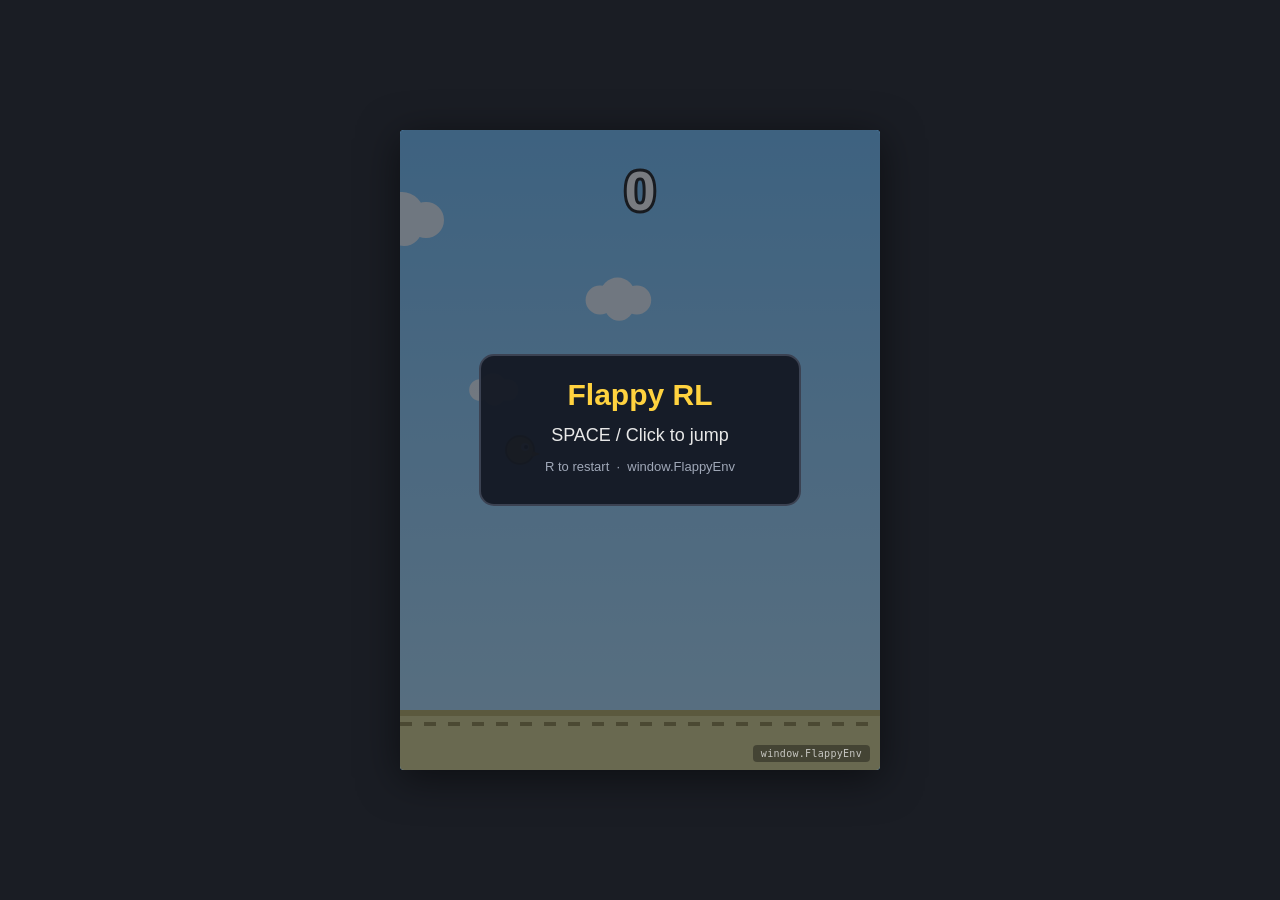
<file: index.html>
<!DOCTYPE html>
<html lang="ja">
<head>
<meta charset="UTF-8">
<meta name="viewport" content="width=device-width,initial-scale=1.0,maximum-scale=1.0,user-scalable=no,viewport-fit=cover">
<meta name="theme-color" content="#74c0fc">
<title>Flappy RL — Flappy Circle for Reinforcement Learning</title>
<meta name="description" content="シンプルなFlappy Bird風ミニゲーム。ゲームロジックを描画から分離し、window.FlappyEnvからRLエージェントで操作できる。">
<meta property="og:title" content="Flappy RL">
<meta property="og:description" content="Browser Flappy with a clean RL interface (window.FlappyEnv).">
<meta property="og:type" content="website">
<link rel="stylesheet" href="style.css">
</head>
<body>
  <div id="stage">
    <canvas id="game" width="480" height="640"></canvas>
    <div id="rl-badge" title="RL agent can drive this env via window.FlappyEnv">window.FlappyEnv</div>
  </div>
  <script src="game.js"></script>
</body>
</html>
</file>
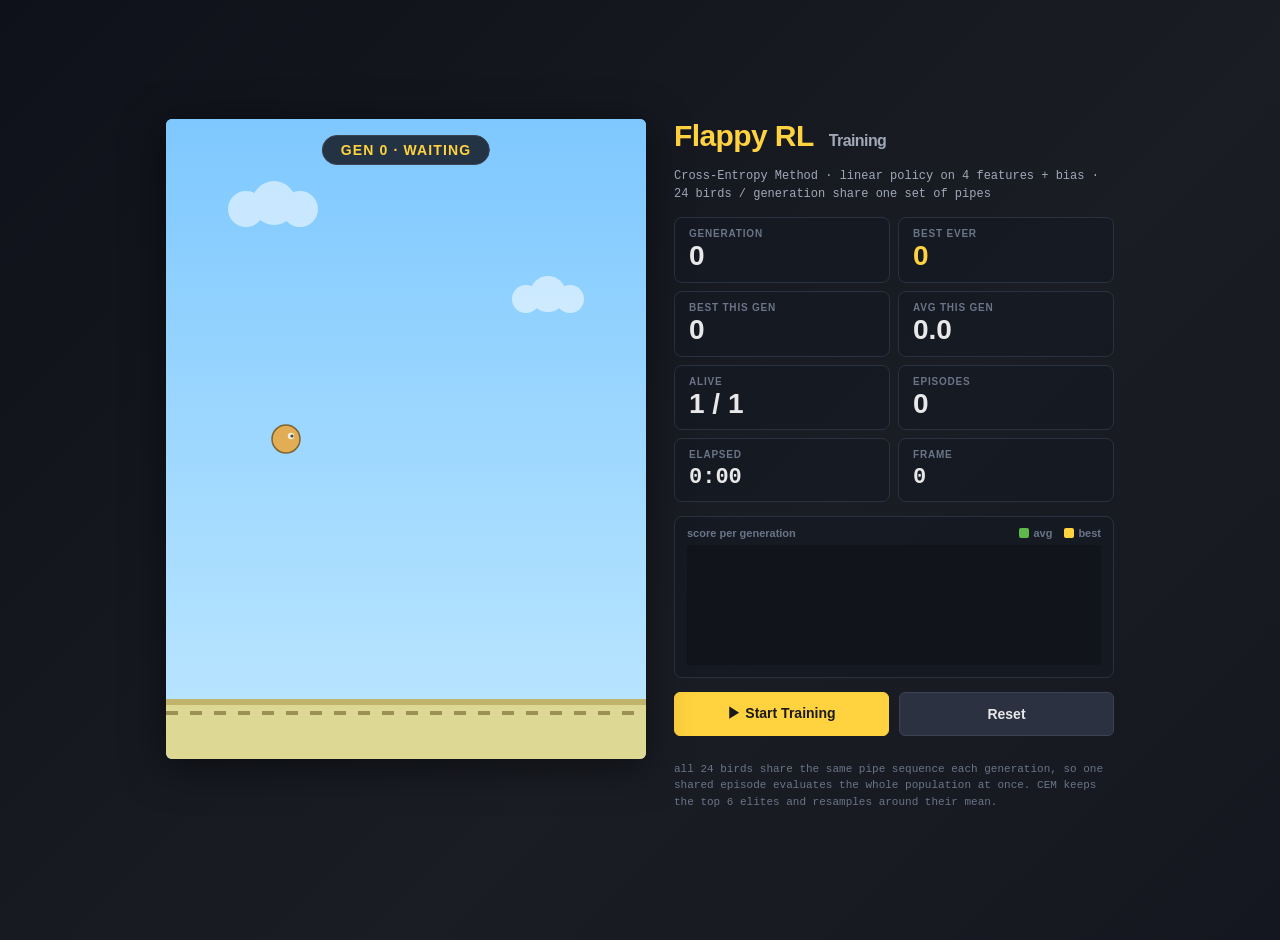
<file: train.html>
<!DOCTYPE html>
<html lang="ja">
<head>
<meta charset="UTF-8">
<meta name="viewport" content="width=device-width,initial-scale=1.0,viewport-fit=cover">
<meta name="theme-color" content="#1a1d24">
<title>Flappy RL — Training (Cross-Entropy Method)</title>
<meta name="description" content="ブラウザ内で強化学習エージェントがFlappyを学習する様子を可視化。Cross-Entropy Methodで線形ポリシーを進化させる。">
<link rel="stylesheet" href="train.css">
</head>
<body class="train-page">
  <div id="train-stage">
    <div id="train-game">
      <canvas id="train-canvas" width="480" height="640"></canvas>
      <div id="gen-banner">GEN 0 · WAITING</div>
    </div>
    <div id="train-panel">
      <h1>Flappy RL <span class="small">Training</span></h1>
      <p class="subtitle">Cross-Entropy Method · linear policy on 4 features + bias · 24 birds / generation share one set of pipes</p>
      <div class="stats">
        <div class="stat-row">
          <div class="stat"><div class="label">GENERATION</div><div class="value" id="s-gen">0</div></div>
          <div class="stat"><div class="label">BEST EVER</div><div class="value yellow" id="s-bestever">0</div></div>
        </div>
        <div class="stat-row">
          <div class="stat"><div class="label">BEST THIS GEN</div><div class="value" id="s-best">0</div></div>
          <div class="stat"><div class="label">AVG THIS GEN</div><div class="value" id="s-avg">0.0</div></div>
        </div>
        <div class="stat-row">
          <div class="stat"><div class="label">ALIVE</div><div class="value" id="s-alive">0 / 24</div></div>
          <div class="stat"><div class="label">EPISODES</div><div class="value" id="s-eps">0</div></div>
        </div>
        <div class="stat-row">
          <div class="stat"><div class="label">ELAPSED</div><div class="value mono" id="s-time">0:00</div></div>
          <div class="stat"><div class="label">FRAME</div><div class="value mono" id="s-frame">0</div></div>
        </div>
      </div>
      <div class="chart-wrap">
        <div class="chart-label">
          <span>score per generation</span>
          <span class="legend">
            <span><span class="swatch green"></span>avg</span>
            <span><span class="swatch yellow"></span>best</span>
          </span>
        </div>
        <canvas id="chart" width="416" height="120"></canvas>
      </div>
      <div class="buttons">
        <button id="btn-start" class="btn primary">▶ Start Training</button>
        <button id="btn-reset" class="btn">Reset</button>
      </div>
      <p class="note">all 24 birds share the same pipe sequence each generation, so one shared episode evaluates the whole population at once. CEM keeps the top 6 elites and resamples around their mean.</p>
    </div>
  </div>
  <script src="train.js"></script>
</body>
</html>
</file>
<file: style.css>
* { margin: 0; padding: 0; box-sizing: border-box; -webkit-tap-highlight-color: transparent; }
html, body {
  height: 100%;
  width: 100%;
  overflow: hidden;
  -webkit-user-select: none;
  user-select: none;
}
body {
  background: #1a1d24;
  color: #e8e8e8;
  font-family: -apple-system, BlinkMacSystemFont, "Segoe UI", "Helvetica Neue", sans-serif;
  display: flex;
  align-items: center;
  justify-content: center;
  min-height: 100dvh;
}
#stage {
  position: relative;
  width: min(100vw, 480px, calc(100dvh * 480 / 640));
  aspect-ratio: 480 / 640;
  box-shadow: 0 8px 40px rgba(0, 0, 0, .5);
  background: #74c0fc;
  overflow: hidden;
  border-radius: 4px;
}
#game {
  display: block;
  width: 100%;
  height: 100%;
  cursor: pointer;
  touch-action: none;
}
#rl-badge {
  position: absolute;
  bottom: 8px;
  right: 10px;
  font-family: ui-monospace, SFMono-Regular, Menlo, monospace;
  font-size: 10px;
  color: rgba(255, 255, 255, .7);
  background: rgba(0, 0, 0, .35);
  padding: 3px 8px;
  border-radius: 4px;
  z-index: 10;
  pointer-events: none;
  letter-spacing: .3px;
}
</file>
<file: train.css>
/* train.html — RL training visualizer */
.train-page {
  min-height: 100dvh;
  margin: 0;
  background: linear-gradient(135deg, #0e1119 0%, #1a1d24 60%, #14171f 100%);
  color: #e8e8e8;
  font-family: -apple-system, BlinkMacSystemFont, "Segoe UI", "Helvetica Neue", sans-serif;
  display: flex;
  align-items: center;
  justify-content: center;
  padding: 20px;
  -webkit-user-select: none;
  user-select: none;
}
#train-stage {
  display: flex;
  gap: 28px;
  align-items: stretch;
}
#train-game {
  width: 480px;
  height: 640px;
  border-radius: 6px;
  overflow: hidden;
  box-shadow: 0 8px 40px rgba(0, 0, 0, 0.5);
  position: relative;
  flex-shrink: 0;
}
#train-canvas {
  display: block;
  width: 480px;
  height: 640px;
  background: #74c0fc;
}
#gen-banner {
  position: absolute;
  top: 16px;
  left: 50%;
  transform: translateX(-50%);
  background: rgba(20, 25, 35, 0.85);
  border: 1px solid #3b4252;
  border-radius: 999px;
  padding: 6px 18px;
  font-weight: 700;
  font-size: 14px;
  letter-spacing: 0.08em;
  color: #ffd23f;
  pointer-events: none;
}
#train-panel {
  width: 440px;
  display: flex;
  flex-direction: column;
  gap: 14px;
}
#train-panel h1 {
  font-size: 30px;
  font-weight: 800;
  letter-spacing: -0.02em;
  margin: 0;
  color: #ffd23f;
}
#train-panel h1 .small {
  font-size: 16px;
  color: #a0a8b8;
  font-weight: 600;
  margin-left: 8px;
}
#train-panel .subtitle {
  font-size: 12px;
  color: #a0a8b8;
  margin: 0;
  line-height: 1.5;
  font-family: ui-monospace, SFMono-Regular, Menlo, monospace;
}
.stats {
  display: flex;
  flex-direction: column;
  gap: 8px;
}
.stat-row {
  display: flex;
  gap: 8px;
}
.stat {
  flex: 1;
  background: rgba(20, 25, 35, 0.7);
  border: 1px solid #2b3140;
  border-radius: 8px;
  padding: 10px 14px;
}
.stat .label {
  font-size: 10px;
  color: #6a7588;
  letter-spacing: 0.08em;
  font-weight: 700;
}
.stat .value {
  font-size: 28px;
  font-weight: 800;
  color: #e8e8e8;
  font-variant-numeric: tabular-nums;
  line-height: 1.1;
  margin-top: 2px;
}
.stat .value.yellow { color: #ffd23f; }
.stat .value.mono {
  font-family: ui-monospace, SFMono-Regular, Menlo, monospace;
  font-size: 22px;
  padding-top: 4px;
}
.chart-wrap {
  background: rgba(20, 25, 35, 0.7);
  border: 1px solid #2b3140;
  border-radius: 8px;
  padding: 10px 12px 12px;
}
.chart-wrap .chart-label {
  font-size: 11px;
  color: #6a7588;
  margin-bottom: 6px;
  font-weight: 600;
  display: flex;
  justify-content: space-between;
}
.chart-wrap .chart-label .legend {
  display: flex;
  gap: 12px;
}
.chart-wrap .chart-label .legend span {
  display: inline-flex;
  align-items: center;
  gap: 4px;
}
.chart-wrap .chart-label .legend .swatch {
  width: 10px;
  height: 10px;
  border-radius: 2px;
  display: inline-block;
}
.chart-wrap .chart-label .legend .swatch.green { background: #5fb84a; }
.chart-wrap .chart-label .legend .swatch.yellow { background: #ffd23f; }
#chart {
  display: block;
  width: 100%;
  height: 120px;
  background: #11141b;
  border-radius: 4px;
}
.buttons {
  display: flex;
  gap: 10px;
}
.btn {
  flex: 1;
  padding: 12px 16px;
  background: #2b3140;
  color: #e8e8e8;
  border: 1px solid #3b4252;
  border-radius: 6px;
  font-size: 14px;
  font-weight: 600;
  cursor: pointer;
  font-family: inherit;
}
.btn.primary {
  background: #ffd23f;
  color: #1a1a1a;
  border-color: #ffd23f;
}
.btn:hover { filter: brightness(1.1); }
.note {
  font-size: 11px;
  color: #6a7588;
  font-family: ui-monospace, SFMono-Regular, Menlo, monospace;
  line-height: 1.5;
}
.note a { color: #a0a8b8; }
@media (max-width: 980px) {
  #train-stage { flex-direction: column; gap: 16px; align-items: center; }
  #train-panel { width: 480px; }
}
</file>
